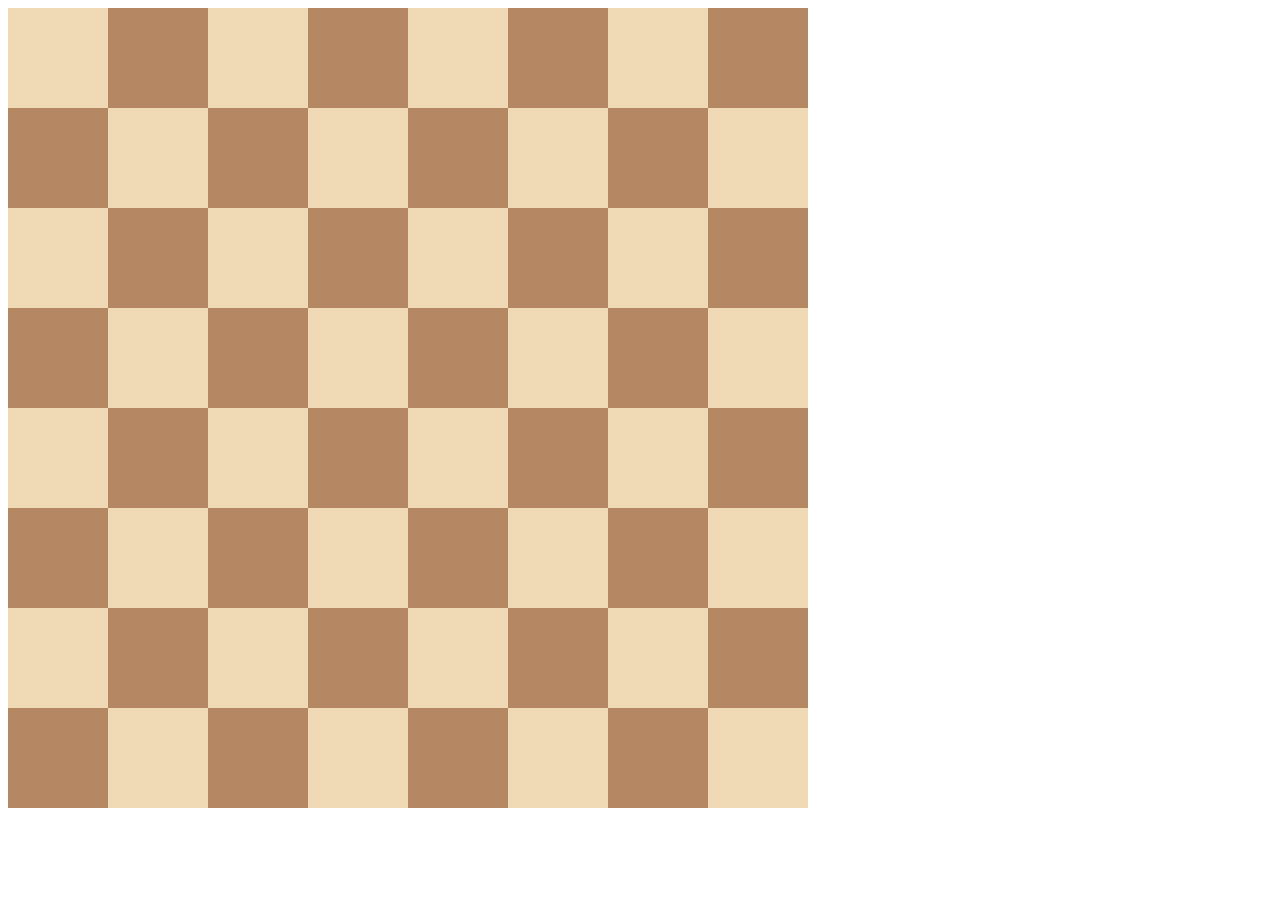
<file: 10.0 Display Grid/index.html>
<!DOCTYPE html>
<html>

<head>
  <title>Chessboard</title>
  <style>
    /* Write your code here */
    /* Each square should be 100px by 100px */
    /* My colours for white: #f0d9b5, black: #b58863 */
    .container {
      display: grid;
      grid-template-columns: repeat(8, 100px);
      grid-template-rows: repeat(8, 100px);
    }

    .white {
      background-color: #f0d9b5;
      width: 100px;
      height: 100px;
    }

    .black {
      background-color: #b58863;
      width: 100px;
      height: 100px;
    }
  </style>
</head>

<body>
  <div class="container">
    <div class="white"></div>
    <div class="black"></div>
    <div class="white"></div>
    <div class="black"></div>
    <div class="white"></div>
    <div class="black"></div>
    <div class="white"></div>
    <div class="black"></div>
    <div class="black"></div>
    <div class="white"></div>
    <div class="black"></div>
    <div class="white"></div>
    <div class="black"></div>
    <div class="white"></div>
    <div class="black"></div>
    <div class="white"></div>
    <div class="white"></div>
    <div class="black"></div>
    <div class="white"></div>
    <div class="black"></div>
    <div class="white"></div>
    <div class="black"></div>
    <div class="white"></div>
    <div class="black"></div>
    <div class="black"></div>
    <div class="white"></div>
    <div class="black"></div>
    <div class="white"></div>
    <div class="black"></div>
    <div class="white"></div>
    <div class="black"></div>
    <div class="white"></div>
    <div class="white"></div>
    <div class="black"></div>
    <div class="white"></div>
    <div class="black"></div>
    <div class="white"></div>
    <div class="black"></div>
    <div class="white"></div>
    <div class="black"></div>
    <div class="black"></div>
    <div class="white"></div>
    <div class="black"></div>
    <div class="white"></div>
    <div class="black"></div>
    <div class="white"></div>
    <div class="black"></div>
    <div class="white"></div>
    <div class="white"></div>
    <div class="black"></div>
    <div class="white"></div>
    <div class="black"></div>
    <div class="white"></div>
    <div class="black"></div>
    <div class="white"></div>
    <div class="black"></div>
    <div class="black"></div>
    <div class="white"></div>
    <div class="black"></div>
    <div class="white"></div>
    <div class="black"></div>
    <div class="white"></div>
    <div class="black"></div>
    <div class="white"></div>
  </div>
</body>

</html>
</file>
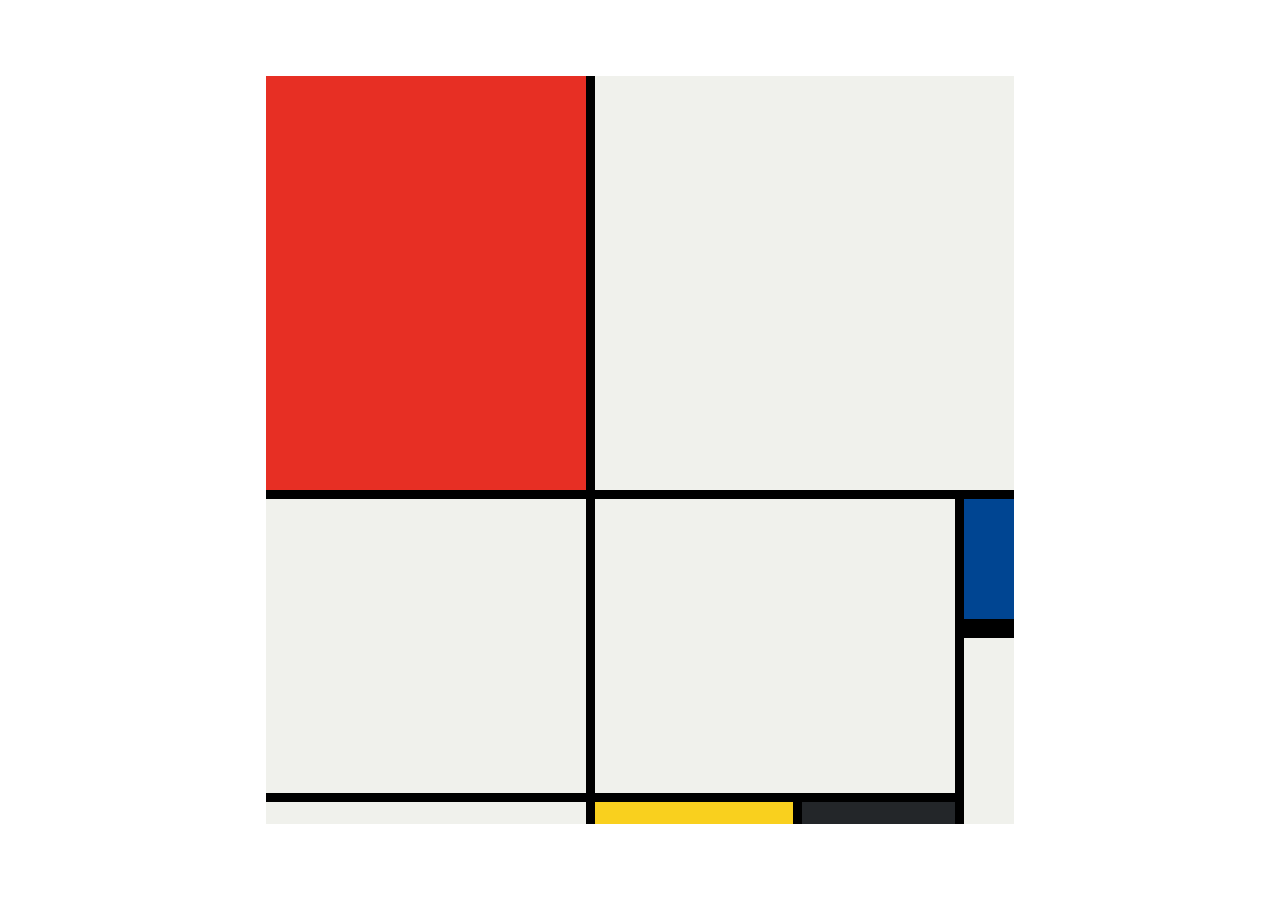
<file: 10.3 Mondrian Project/index.html>
<!DOCTYPE html>
<html lang="en">

<head>
  <meta charset="UTF-8">
  <meta name="viewport" content="width=device-width, initial-scale=1.0">
  <title>Mondrian Project</title>
  <style>
    /* 
    Write your CSS here 
    Line Colour: #000
    White: #F0F1EC
    Red: #E72F24
    Black: #232629
    Blue: #004592
    Yellow: #F9D01E
    */
    body {
      display: flex;
      justify-content: center;
      align-items: center;
      height: 100vh;
      margin: 0;
      padding: 0;
    }

    .container {
      height: 748px;
      width: 748px;
      display: grid;
      background-color: #000;
      grid-template-columns: 320px 198px 153px 50px;
      grid-template-rows: 414px 130px 155px 22px;
      gap: 9px;
    }

    .item {
      background-color: #F0F1EC;
    }

    .red {
      background-color: #E72F24;
    }

    .white1 {
      grid-column: span 3;
    }

    .white2 {
      grid-row: span 2;
    }

    .white3 {
      grid-area: 2 / 2 / 4 /4
    }

    .blue {
      background-color: #004592;
      border-bottom: 10px solid #000;
    }

    .white4 {
      grid-row: span 2;
    }

    .yellow {
      background-color: #F9D01E;
    }

    .black {
      background-color: #232629;
    }
  </style>
</head>

<body>
  <!-- Write your HTML here -->

  <div class="container">
    <div class="item red"></div>
    <div class="item white1"></div>
    <div class="item white2"></div>
    <div class="item white3"></div>

    <div class="item blue"></div>
    <div class="item white4"></div>

    <div class="item"></div>
    <div class="item yellow"></div>
    <div class="item black"></div>
  </div>
</body>

</html>
</file>
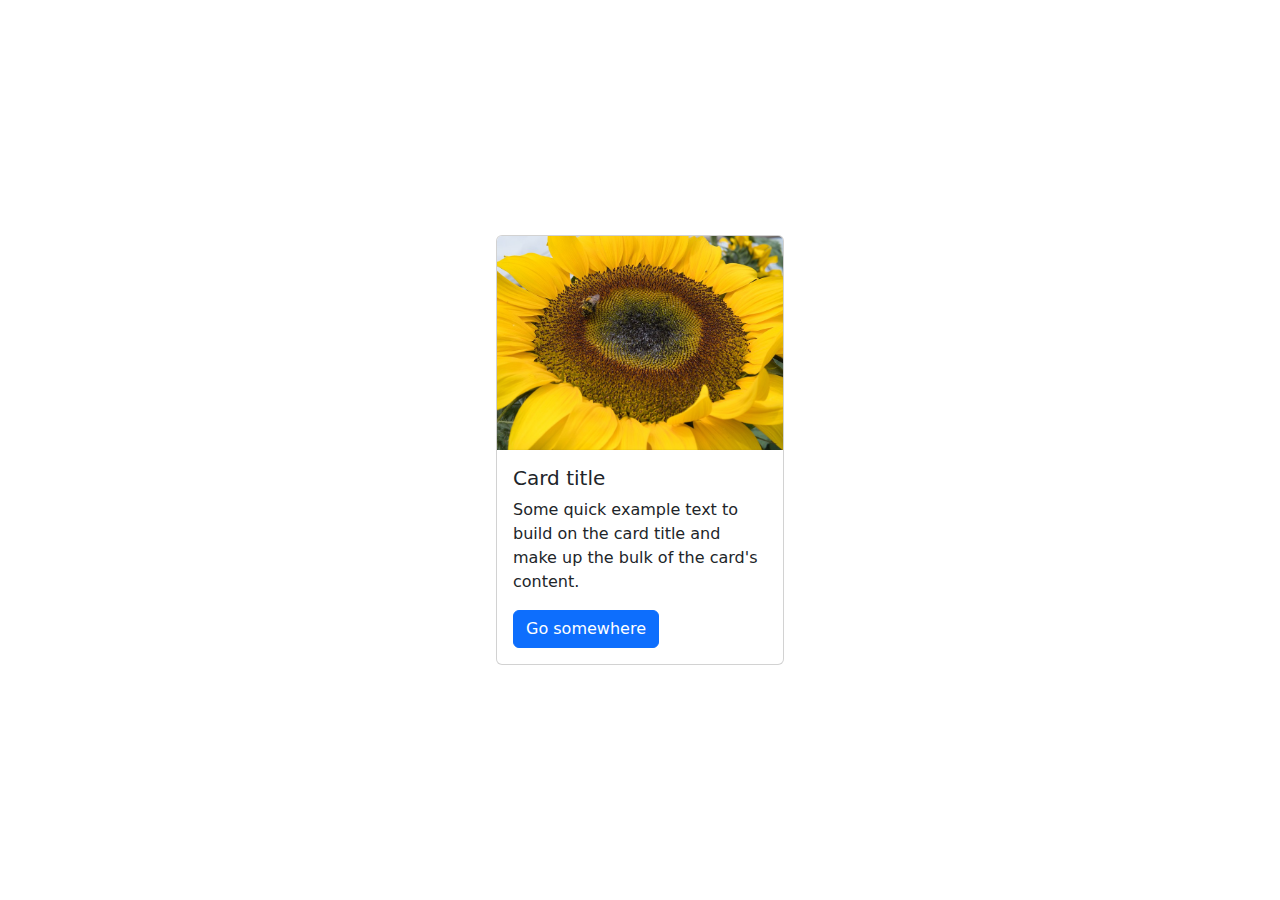
<file: 11.0 Bootstrap Intro/index.html>
<!doctype html>
<html lang="en">

<head>
  <meta charset="utf-8">
  <meta name="viewport" content="width=device-width, initial-scale=1">
  <title>Bootstrap</title>
  <!-- TODO 1: Add the Bootstrap link here. -->
  <link href="https://cdn.jsdelivr.net/npm/bootstrap@5.3.3/dist/css/bootstrap.min.css" rel="stylesheet" integrity="sha384-QWTKZyjpPEjISv5WaRU9OFeRpok6YctnYmDr5pNlyT2bRjXh0JMhjY6hW+ALEwIH" crossorigin="anonymous">
  <style>
    /* TODO 4: Use flexbox to center the card in the vertical and horizontal center. */
    .flex-container {      
      display: flex;
      justify-content: center;
      align-items: center;
      height: 100vh;
    }
    
  </style>
</head>

<body>
  <div class="flex-container">
    <!-- TODO 2: Add the Bootstrap Prebuilt Card here -->
    <!-- TODO 3: Change the image src to display the flower.jpg image. -->
    <div class="card" style="width: 18rem;">
      <img src="flower.jpg" class="card-img-top" alt="...">
      <div class="card-body">
        <h5 class="card-title">Card title</h5>
        <p class="card-text">Some quick example text to build on the card title and make up the bulk of the card's content.</p>
        <a href="#" class="btn btn-primary">Go somewhere</a>
      </div>
    </div>
  </div>
</body>

</html>
</file>
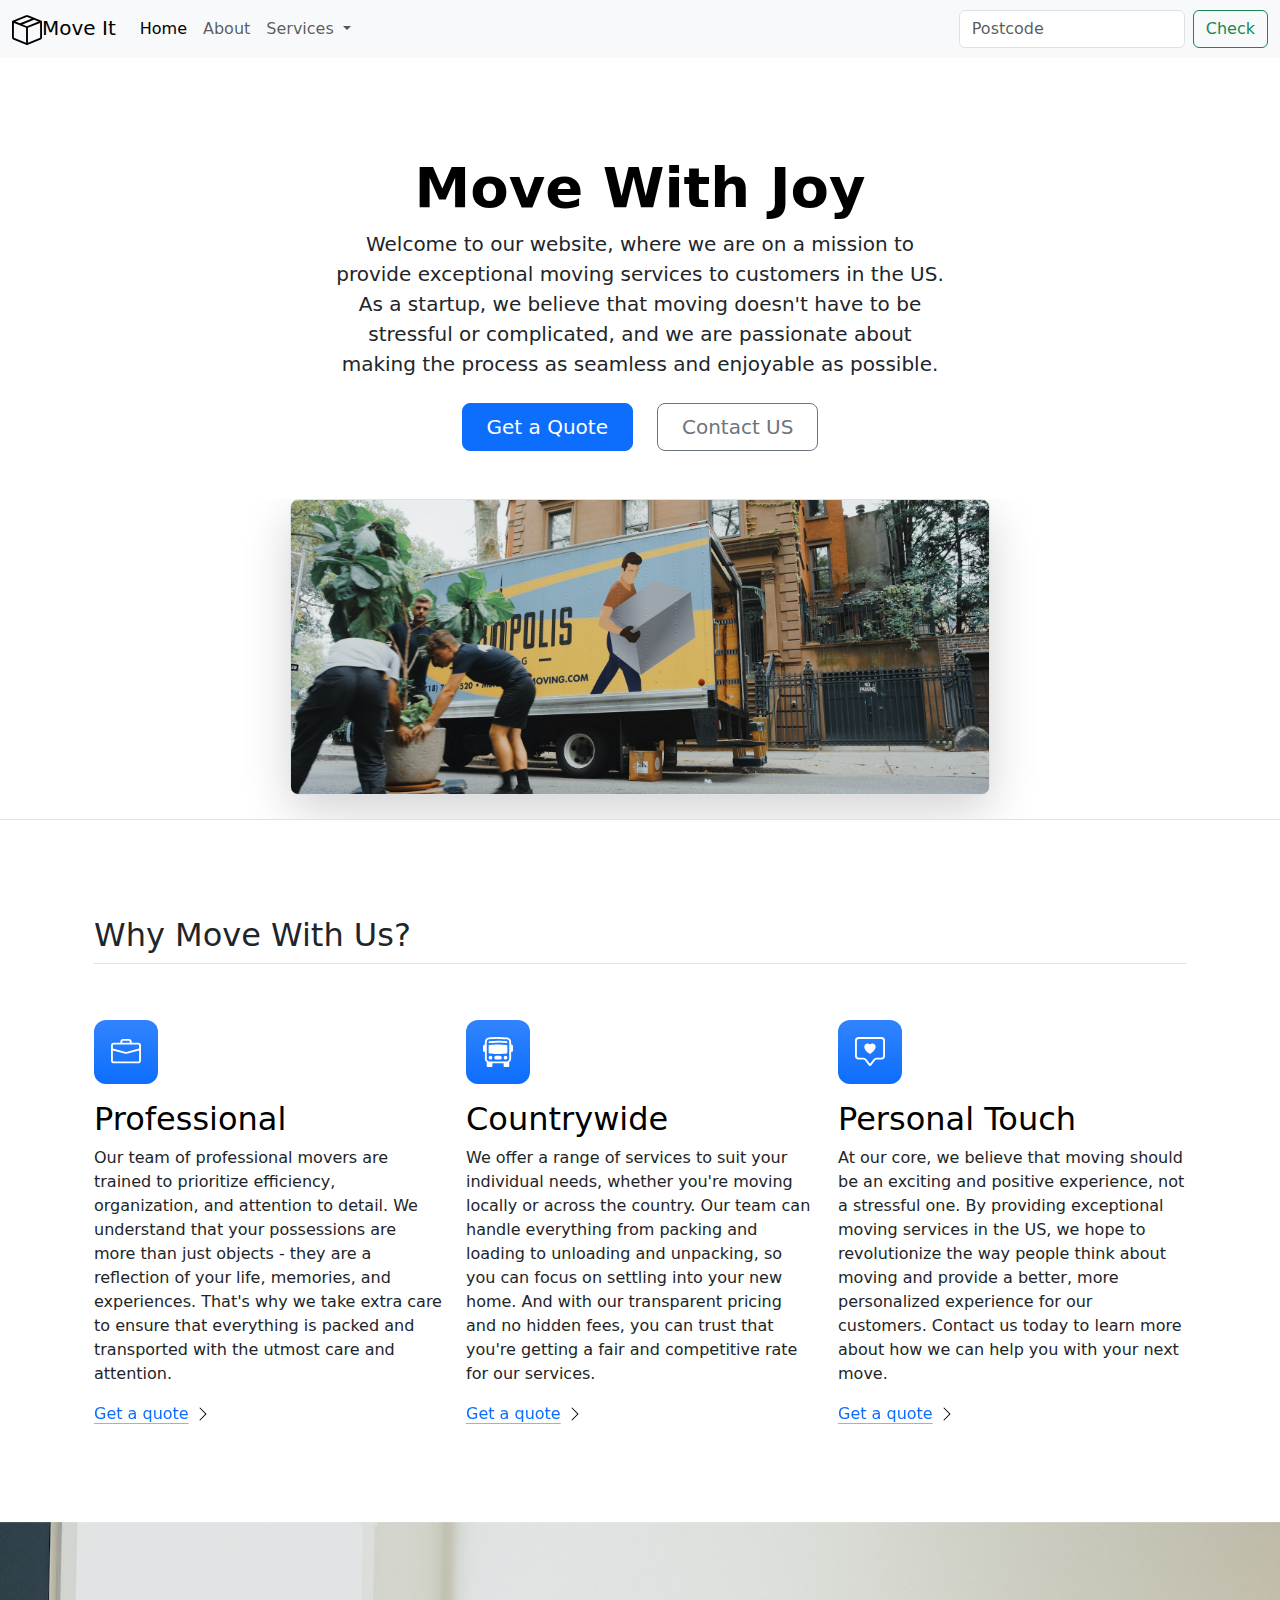
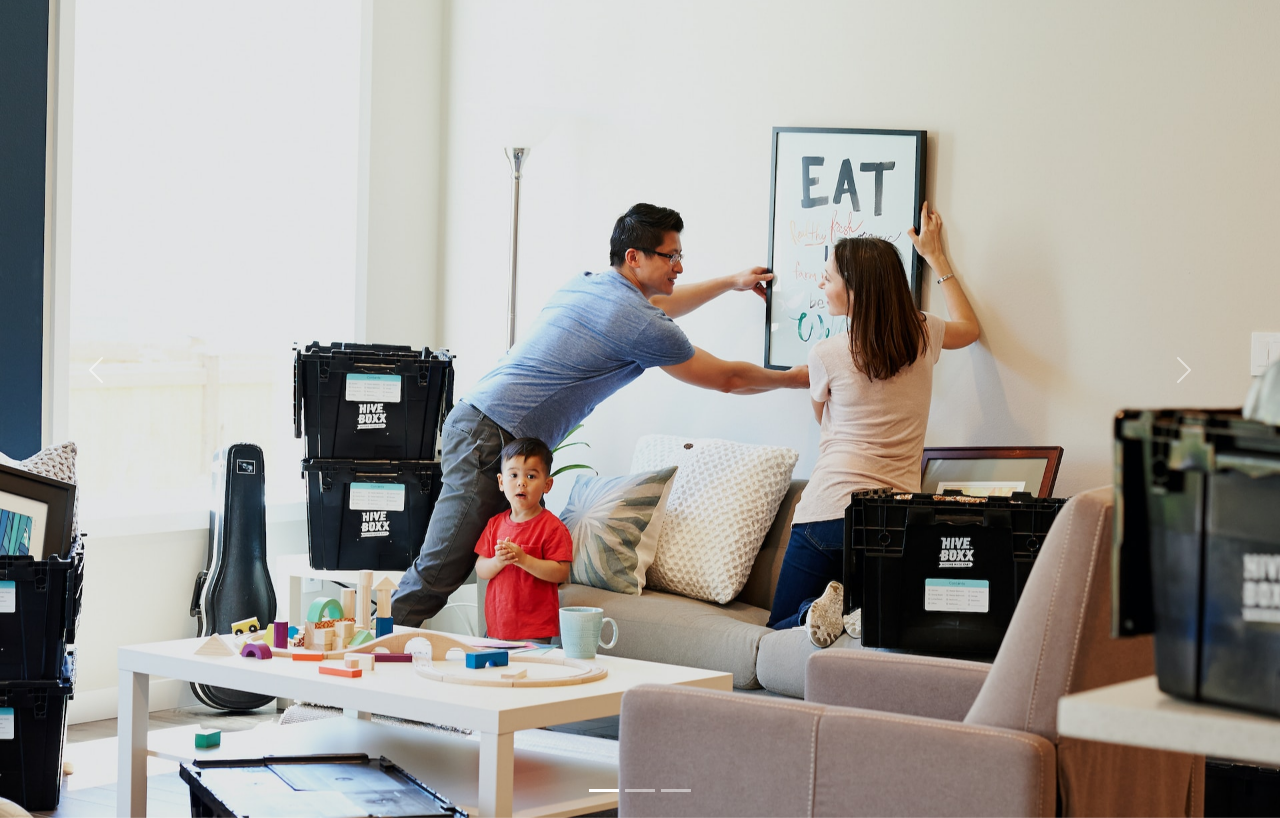
<file: 11.2 Bootstrap Components/index.html>
<!DOCTYPE html>
<html lang="en">

<head>
  <meta charset="UTF-8">
  <meta name="viewport" content="width=device-width, initial-scale=1.0">
  <title>Bootstrap Components</title>
  <link href="https://cdn.jsdelivr.net/npm/bootstrap@5.3.3/dist/css/bootstrap.min.css" rel="stylesheet" integrity="sha384-QWTKZyjpPEjISv5WaRU9OFeRpok6YctnYmDr5pNlyT2bRjXh0JMhjY6hW+ALEwIH" crossorigin="anonymous">
  
  <style>
    .feature-icon {
  width: 4rem;
  height: 4rem;
  border-radius: .75rem;
}

  </style>
</head>

<body>

  <nav class="navbar navbar-expand-lg bg-body-tertiary">
    <div class="container-fluid">
      <a class="navbar-brand" href="#"><img src="./box-seam.svg" height="30">Move It</a>
      <button class="navbar-toggler" type="button" data-bs-toggle="collapse" data-bs-target="#navbarSupportedContent" aria-controls="navbarSupportedContent" aria-expanded="false" aria-label="Toggle navigation">
        <span class="navbar-toggler-icon"></span>
      </button>
      <div class="collapse navbar-collapse" id="navbarSupportedContent">
        <ul class="navbar-nav me-auto mb-2 mb-lg-0">
          <li class="nav-item">
            <a class="nav-link active" aria-current="page" href="#">Home</a>
          </li>
          <li class="nav-item">
            <a class="nav-link" href="#">About</a>
          </li>
          <li class="nav-item dropdown">
            <a class="nav-link dropdown-toggle" href="#" role="button" data-bs-toggle="dropdown" aria-expanded="false">
              Services
            </a>
            <ul class="dropdown-menu">
              <li><a class="dropdown-item" href="#">Action</a></li>
              <li><a class="dropdown-item" href="#">Another action</a></li>
              <li><hr class="dropdown-divider"></li>
              <li><a class="dropdown-item" href="#">Something else here</a></li>
            </ul>
          </li>          
        </ul>
        <form class="d-flex" role="search">
          <input class="form-control me-2" type="search" placeholder="Postcode" aria-label="Search">
          <button class="btn btn-outline-success" type="submit">Check</button>
        </form>
      </div>
    </div>
  </nav>

  <div class="px-4 pt-5 my-5 text-center border-bottom">
    <h1 class="display-4 fw-bold text-body-emphasis">Move With Joy</h1>
    <div class="col-lg-6 mx-auto">
      <p class="lead mb-4">Welcome to our website, where we are on a mission to provide exceptional moving services to customers in the US. As a startup, we believe that moving doesn't have to be stressful or complicated, and we are passionate about making the process as seamless and enjoyable as possible.
      </p>
      <div class="d-grid gap-2 d-sm-flex justify-content-sm-center mb-5">
        <button type="button" class="btn btn-primary btn-lg px-4 me-sm-3">Get a Quote</button>
        <button type="button" class="btn btn-outline-secondary btn-lg px-4">Contact US</button>
      </div>
    </div>
    <div class="overflow-hidden">
      <div class="container px-0">
        <img src="./moving-van.jpg" class="img-fluid border rounded-3 shadow-lg mb-4" alt="Example image" width="700" height="500" loading="lazy">
      </div>
    </div>
  </div>

  <div class="container px-4 py-5" id="featured-3">
    <h2 class="pb-2 border-bottom">Why Move With Us?</h2>
    <div class="row g-4 py-5 row-cols-1 row-cols-lg-3">
      <div class="feature col">
        <div class="feature-icon d-inline-flex align-items-center justify-content-center text-bg-primary bg-gradient fs-2 mb-3">
          <img src="./briefcase.svg" height="30">
        </div>
        <h3 class="fs-2 text-body-emphasis">Professional</h3>
        <p>Our team of professional movers are trained to prioritize efficiency, organization, and attention to detail. We understand that your possessions are more than just objects - they are a reflection of your life, memories, and experiences. That's why we take extra care to ensure that everything is packed and transported with the utmost care and attention.</p>
        <a href="#" class="icon-link">
          Get a quote
          <img src="./chevron-right.svg">
        </a>
      </div>
      <div class="feature col">
        <div class="feature-icon d-inline-flex align-items-center justify-content-center text-bg-primary bg-gradient fs-2 mb-3">
          <img src="./bus-front.svg" height="30">
        </div>
        <h3 class="fs-2 text-body-emphasis">Countrywide</h3>
        <p>We offer a range of services to suit your individual needs, whether you're moving locally or across the country. Our team can handle everything from packing and loading to unloading and unpacking, so you can focus on settling into your new home. And with our transparent pricing and no hidden fees, you can trust that you're getting a fair and competitive rate for our services.</p>
        <a href="#" class="icon-link">
          Get a quote
          <img src="./chevron-right.svg">
        </a>
      </div>
      <div class="feature col">
        <div class="feature-icon d-inline-flex align-items-center justify-content-center text-bg-primary bg-gradient fs-2 mb-3">
          <img src="./chat-square-heart.svg" height="30">
        </div>
        <h3 class="fs-2 text-body-emphasis">Personal Touch</h3>
        <p>At our core, we believe that moving should be an exciting and positive experience, not a stressful one. By providing exceptional moving services in the US, we hope to revolutionize the way people think about moving and provide a better, more personalized experience for our customers. Contact us today to learn more about how we can help you with your next move.</p>
        <a href="#" class="icon-link">
          Get a quote
          <img src="./chevron-right.svg">
        </a>
      </div>
    </div>
  </div>

  <div id="carouselExampleIndicators" class="carousel slide">
    <div class="carousel-indicators">
      <button type="button" data-bs-target="#carouselExampleIndicators" data-bs-slide-to="0" class="active" aria-current="true" aria-label="Slide 1"></button>
      <button type="button" data-bs-target="#carouselExampleIndicators" data-bs-slide-to="1" aria-label="Slide 2"></button>
      <button type="button" data-bs-target="#carouselExampleIndicators" data-bs-slide-to="2" aria-label="Slide 3"></button>
    </div>
    <div class="carousel-inner">
      <div class="carousel-item active">
        <img src="./family.jpg" class="d-block w-100" alt="...">
      </div>
      <div class="carousel-item">
        <img src="./dog.jpg" class="d-block w-100" alt="...">
      </div>
      <div class="carousel-item">
        <img src="./couple.jpg" class="d-block w-100" alt="...">
      </div>
    </div>
    <button class="carousel-control-prev" type="button" data-bs-target="#carouselExampleIndicators" data-bs-slide="prev">
      <span class="carousel-control-prev-icon" aria-hidden="true"></span>
      <span class="visually-hidden">Previous</span>
    </button>
    <button class="carousel-control-next" type="button" data-bs-target="#carouselExampleIndicators" data-bs-slide="next">
      <span class="carousel-control-next-icon" aria-hidden="true"></span>
      <span class="visually-hidden">Next</span>
    </button>
  </div>

<script src="https://cdn.jsdelivr.net/npm/bootstrap@5.3.3/dist/js/bootstrap.bundle.min.js" integrity="sha384-YvpcrYf0tY3lHB60NNkmXc5s9fDVZLESaAA55NDzOxhy9GkcIdslK1eN7N6jIeHz" crossorigin="anonymous"></script>
</body>

</html>
</file>
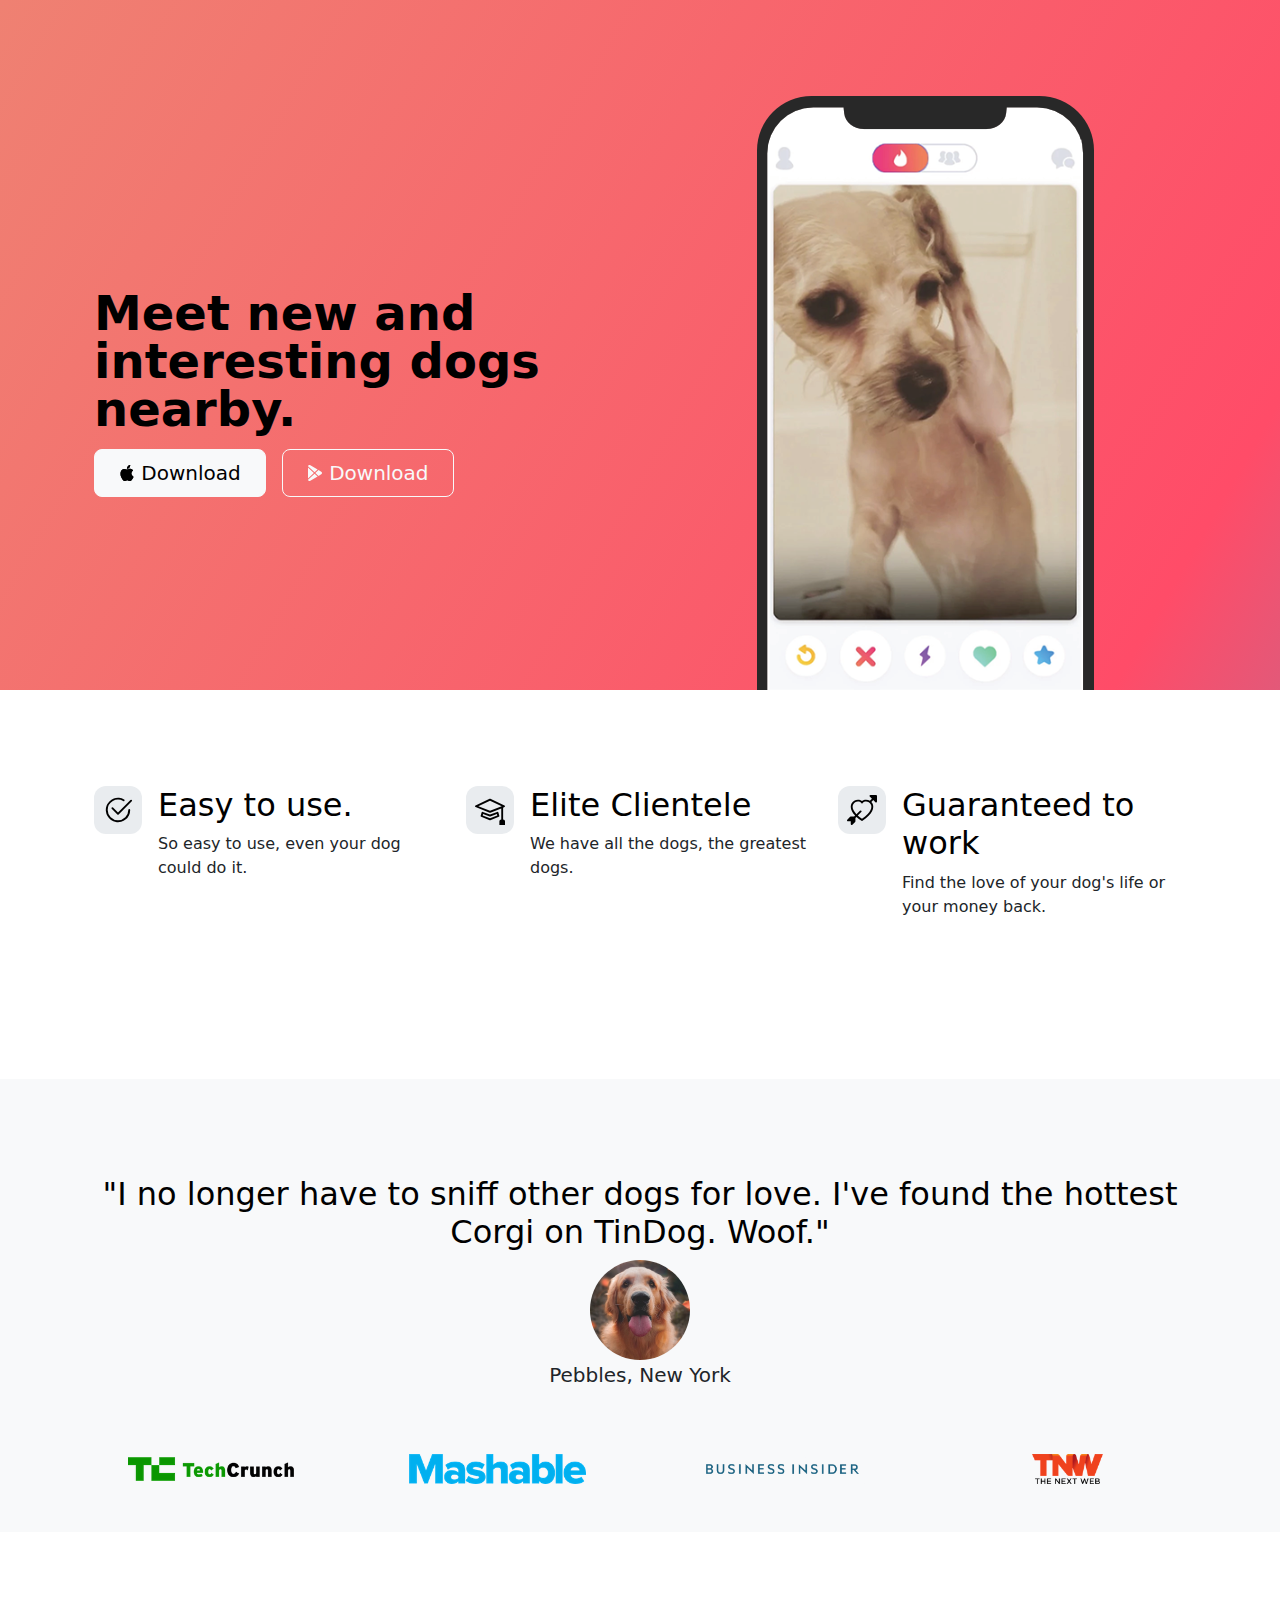
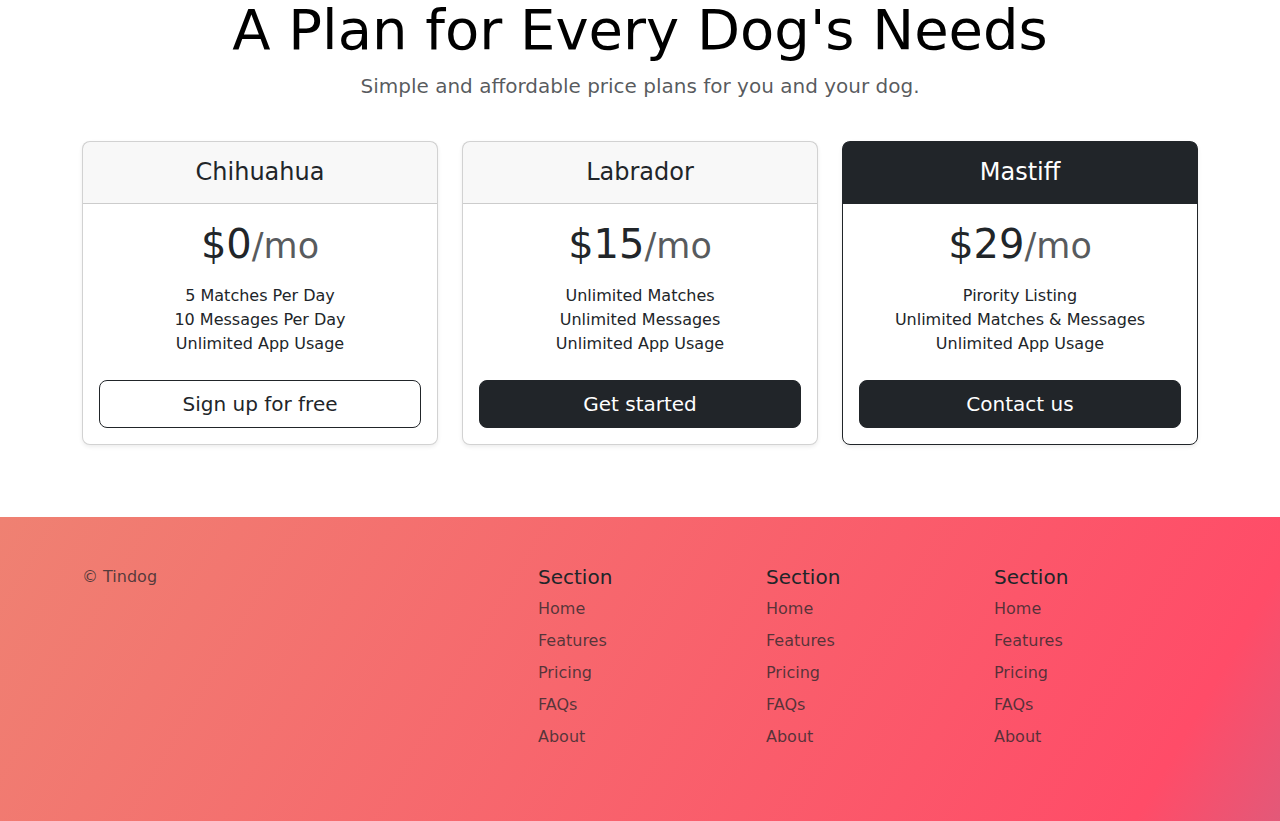
<file: 11.3 TinDog Project/index.html>
<!DOCTYPE html>
<html lang="en">

<head>
  <meta charset="UTF-8">
  <meta name="viewport" content="width=device-width, initial-scale=1.0">
  <link href="https://cdn.jsdelivr.net/npm/bootstrap@5.3.3/dist/css/bootstrap.min.css" rel="stylesheet" integrity="sha384-QWTKZyjpPEjISv5WaRU9OFeRpok6YctnYmDr5pNlyT2bRjXh0JMhjY6hW+ALEwIH" crossorigin="anonymous">
  <title>TinDog</title>
  <link rel="stylesheet" href="./css/style.css">
</head>

<body>

  <!-- Title -->
  <section id="title" class="gradient-background">
    <div class="container col-xxl-8 px-4 pt-5">

      <div class="row flex-lg-row-reverse align-items-center g-5 pt-5">
        <div class="col-10 col-sm-8 col-lg-6">
          <img src="./images/iphone.png" class="d-block mx-lg-auto img-fluid" alt="Bootstrap Themes" height="200" loading="lazy">
        </div>
        <div class="col-lg-6">
          <h1 class="display-5 fw-bold text-body-emphasis lh-1 mb-3">Meet new and interesting dogs nearby.</h1>
          
          <div class="d-grid gap-2 d-md-flex justify-content-md-start">
            <button type="button" class="btn btn-light btn-lg px-4 me-md-2"><svg xmlns="http://www.w3.org/2000/svg" width="16" height="16" fill="currentColor" class="bi bi-apple mb-1" viewBox="0 0 16 16"><path d="M11.182.008C11.148-.03 9.923.023 8.857 1.18c-1.066 1.156-.902 2.482-.878 2.516.024.034 1.52.087 2.475-1.258.955-1.345.762-2.391.728-2.43Zm3.314 11.733c-.048-.096-2.325-1.234-2.113-3.422.212-2.189 1.675-2.789 1.698-2.854.023-.065-.597-.79-1.254-1.157a3.692 3.692 0 0 0-1.563-.434c-.108-.003-.483-.095-1.254.116-.508.139-1.653.589-1.968.607-.316.018-1.256-.522-2.267-.665-.647-.125-1.333.131-1.824.328-.49.196-1.422.754-2.074 2.237-.652 1.482-.311 3.83-.067 4.56.244.729.625 1.924 1.273 2.796.576.984 1.34 1.667 1.659 1.899.319.232 1.219.386 1.843.067.502-.308 1.408-.485 1.766-.472.357.013 1.061.154 1.782.539.571.197 1.111.115 1.652-.105.541-.221 1.324-1.059 2.238-2.758.347-.79.505-1.217.473-1.282Z" /><path d="M11.182.008C11.148-.03 9.923.023 8.857 1.18c-1.066 1.156-.902 2.482-.878 2.516.024.034 1.52.087 2.475-1.258.955-1.345.762-2.391.728-2.43Zm3.314 11.733c-.048-.096-2.325-1.234-2.113-3.422.212-2.189 1.675-2.789 1.698-2.854.023-.065-.597-.79-1.254-1.157a3.692 3.692 0 0 0-1.563-.434c-.108-.003-.483-.095-1.254.116-.508.139-1.653.589-1.968.607-.316.018-1.256-.522-2.267-.665-.647-.125-1.333.131-1.824.328-.49.196-1.422.754-2.074 2.237-.652 1.482-.311 3.83-.067 4.56.244.729.625 1.924 1.273 2.796.576.984 1.34 1.667 1.659 1.899.319.232 1.219.386 1.843.067.502-.308 1.408-.485 1.766-.472.357.013 1.061.154 1.782.539.571.197 1.111.115 1.652-.105.541-.221 1.324-1.059 2.238-2.758.347-.79.505-1.217.473-1.282Z" />
            </svg> Download</button>
            <button type="button" class="btn btn-outline-light btn-lg px-4">
              <svg xmlns="http://www.w3.org/2000/svg" width="16" height="16" fill="currentColor"
                  class="bi bi-google-play mb-1" viewBox="0 0 16 16"><path d="M14.222 9.374c1.037-.61 1.037-2.137 0-2.748L11.528 5.04 8.32 8l3.207 2.96 2.694-1.586Zm-3.595 2.116L7.583 8.68 1.03 14.73c.201 1.029 1.36 1.61 2.303 1.055l7.294-4.295ZM1 13.396V2.603L6.846 8 1 13.396ZM1.03 1.27l6.553 6.05 3.044-2.81L3.333.215C2.39-.341 1.231.24 1.03 1.27Z" />
              </svg>
              Download</button>
          </div>
        </div>
      </div>
    </div>
  </section>
  <!-- Features -->
  <section id="features">
    <div class="container px-4 py-5" id="hanging-icons">      
      <div class="row g-4 py-5 row-cols-1 row-cols-lg-3">
        <div class="col d-flex align-items-start">
          <div class="icon-square text-body-emphasis bg-body-secondary d-inline-flex align-items-center justify-content-center fs-4 flex-shrink-0 me-3">
            <svg xmlns="http://www.w3.org/2000/svg" height="30" fill="currentColor" class="bi bi-check2-circle" viewBox="0 0 16 16"> <path d="M2.5 8a5.5 5.5 0 0 1 8.25-4.764.5.5 0 0 0 .5-.866A6.5 6.5 0 1 0 14.5 8a.5.5 0 0 0-1 0 5.5 5.5 0 1 1-11 0z" />
              <path d="M15.354 3.354a.5.5 0 0 0-.708-.708L8 9.293 5.354 6.646a.5.5 0 1 0-.708.708l3 3a.5.5 0 0 0 .708 0l7-7z" />
            </svg>
          </div>
          <div>            
            <h3 class="fs-2 text-body-emphasis">Easy to use.</h3>
            <p>So easy to use, even your dog could do it.</p>            
          </div>
        </div>
        <div class="col d-flex align-items-start">
          <div class="icon-square text-body-emphasis bg-body-secondary d-inline-flex align-items-center justify-content-center fs-4 flex-shrink-0 me-3">
            <svg xmlns="http://www.w3.org/2000/svg" height="30" fill="currentColor" class="bi bi-mortarboard" viewBox="0 0 16 16">
              <path d="M8.211 2.047a.5.5 0 0 0-.422 0l-7.5 3.5a.5.5 0 0 0 .025.917l7.5 3a.5.5 0 0 0 .372 0L14 7.14V13a1 1 0 0 0-1 1v2h3v-2a1 1 0 0 0-1-1V6.739l.686-.275a.5.5 0 0 0 .025-.917l-7.5-3.5ZM8 8.46 1.758 5.965 8 3.052l6.242 2.913L8 8.46Z"/>
              <path d="M4.176 9.032a.5.5 0 0 0-.656.327l-.5 1.7a.5.5 0 0 0 .294.605l4.5 1.8a.5.5 0 0 0 .372 0l4.5-1.8a.5.5 0 0 0 .294-.605l-.5-1.7a.5.5 0 0 0-.656-.327L8 10.466 4.176 9.032Zm-.068 1.873.22-.748 3.496 1.311a.5.5 0 0 0 .352 0l3.496-1.311.22.748L8 12.46l-3.892-1.556Z"/>
            </svg>
          </div>
          <div>
            <h3 class="fs-2 text-body-emphasis">Elite Clientele</h3>
            <p>We have all the dogs, the greatest dogs.</p>            
          </div>
        </div>
        <div class="col d-flex align-items-start">
          <div class="icon-square text-body-emphasis bg-body-secondary d-inline-flex align-items-center justify-content-center fs-4 flex-shrink-0 me-3">
            <svg xmlns="http://www.w3.org/2000/svg" height="30" fill="currentColor" class="bi bi-arrow-through-heart" viewBox="0 0 16 16"><path fill-rule="evenodd"
                d="M2.854 15.854A.5.5 0 0 1 2 15.5V14H.5a.5.5 0 0 1-.354-.854l1.5-1.5A.5.5 0 0 1 2 11.5h1.793l.53-.53c-.771-.802-1.328-1.58-1.704-2.32-.798-1.575-.775-2.996-.213-4.092C3.426 2.565 6.18 1.809 8 3.233c1.25-.98 2.944-.928 4.212-.152L13.292 2 12.147.854A.5.5 0 0 1 12.5 0h3a.5.5 0 0 1 .5.5v3a.5.5 0 0 1-.854.354L14 2.707l-1.006 1.006c.236.248.44.531.6.845.562 1.096.585 2.517-.213 4.092-.793 1.563-2.395 3.288-5.105 5.08L8 13.912l-.276-.182a21.86 21.86 0 0 1-2.685-2.062l-.539.54V14a.5.5 0 0 1-.146.354l-1.5 1.5Zm2.893-4.894A20.419 20.419 0 0 0 8 12.71c2.456-1.666 3.827-3.207 4.489-4.512.679-1.34.607-2.42.215-3.185-.817-1.595-3.087-2.054-4.346-.761L8 4.62l-.358-.368c-1.259-1.293-3.53-.834-4.346.761-.392.766-.464 1.845.215 3.185.323.636.815 1.33 1.519 2.065l1.866-1.867a.5.5 0 1 1 .708.708L5.747 10.96Z" />
            </svg>
          </div>
          <div>
            <h3 class="fs-2 text-body-emphasis">Guaranteed to work</h3>
            <p>Find the love of your dog's life or your money back.</p>          
          </div>
        </div>
      </div>
    </div>

  </section>
  <!-- Testimonial -->
  <section id="testimonial">
    <div class="my-5">
      <div class="p-5 text-center bg-body-tertiary">
        <div class="container py-5">
          <h2 class="text-body-emphasis">"I no longer have to sniff other dogs for love. I've found the hottest Corgi on TinDog. Woof."
          </h2>
          <img class="profile-img" src="./images/dog-img.jpg">
          <p class="col-lg-8 mx-auto lead">
            Pebbles, New York
          </p>
        </div>
        <div class="container">
          <div class="row">
            <div class="col-lg-3 col-sm-12">
              <img src="./images/techcrunch.png" alt="techcrunch" height="30">
            </div>
            <div class="col-lg-3 col-sm-12">
              <img src="./images/mashable.png" alt="mashable" height="30">
            </div>
            <div class="col-lg-3 col-sm-12">
              <img src="./images/bizinsider.png" alt="biz" height="30">
            </div>
            <div class="col-lg-3 col-sm-12">
              <img src="./images/tnw.png" alt="tnw" height="30">
            </div>
          </div>
        </div>
      </div>
    </div>
  </section>
  <!-- Pricing -->
  <section id="pricing">
    <div class="container">
      <div class="pricing-header p-3 pb-md-4 mx-auto text-center">
        <h1 class="display-4 fw-normal text-body-emphasis">A Plan for Every Dog's Needs</h1>
        <p class="fs-5 text-body-secondary">Simple and affordable price plans for you and your dog.
        </p>
      </div>
      <div class="row row-cols-1 row-cols-md-3 mb-3 text-center">
        <div class="col">
          <div class="card mb-4 rounded-3 shadow-sm">
            <div class="card-header py-3">
              <h4 class="my-0 fw-normal">Chihuahua</h4>
            </div>
            <div class="card-body">
              <h1 class="card-title pricing-card-title">$0<small class="text-body-secondary fw-light">/mo</small></h1>
              <ul class="list-unstyled mt-3 mb-4">
                <li>5 Matches Per Day</li>
                <li>10 Messages Per Day</li>
                <li>Unlimited App Usage</li>
                <li></li>
              </ul>
              <button type="button" class="w-100 btn btn-lg btn-outline-dark">Sign up for free</button>
            </div>
          </div>
        </div>
        <div class="col">
          <div class="card mb-4 rounded-3 shadow-sm">
            <div class="card-header py-3">
              <h4 class="my-0 fw-normal">Labrador</h4>
            </div>
            <div class="card-body">
              <h1 class="card-title pricing-card-title">$15<small class="text-body-secondary fw-light">/mo</small></h1>
              <ul class="list-unstyled mt-3 mb-4">
                <li>Unlimited Matches</li>
                <li>Unlimited Messages</li>
                
                <li>Unlimited App Usage</li>
              </ul>
              <button type="button" class="w-100 btn btn-lg btn-dark">Get started</button>
            </div>
          </div>
        </div>
        <div class="col">
          <div class="card mb-4 rounded-3 shadow-sm border-dark">
            <div class="card-header py-3 text-bg-dark border-dark">
              <h4 class="my-0 fw-normal">Mastiff</h4>
            </div>
            <div class="card-body">
              <h1 class="card-title pricing-card-title">$29<small class="text-body-secondary fw-light">/mo</small></h1>
              <ul class="list-unstyled mt-3 mb-4">
                <li>Pirority Listing</li>
                <li>Unlimited Matches & Messages</li>
                <li>Unlimited App Usage</li>
              </ul>
              <button type="button" class="w-100 btn btn-lg btn-dark">Contact us</button>
            </div>
          </div>
        </div>
      </div>
    </div>

  </section>
  <!-- Footer -->
  <section id="footer" class="gradient-background">
    <div class="container">
      <footer class="row row-cols-1 row-cols-sm-2 row-cols-md-5 py-5 mt-5">
        <div class="col mb-3">          
          <p class="text-body-secondary">© Tindog</p>
        </div>
    
        <div class="col mb-3">
    
        </div>
    
        <div class="col mb-3">
          <h5>Section</h5>
          <ul class="nav flex-column">
            <li class="nav-item mb-2"><a href="#" class="nav-link p-0 text-body-secondary">Home</a></li>
            <li class="nav-item mb-2"><a href="#" class="nav-link p-0 text-body-secondary">Features</a></li>
            <li class="nav-item mb-2"><a href="#" class="nav-link p-0 text-body-secondary">Pricing</a></li>
            <li class="nav-item mb-2"><a href="#" class="nav-link p-0 text-body-secondary">FAQs</a></li>
            <li class="nav-item mb-2"><a href="#" class="nav-link p-0 text-body-secondary">About</a></li>
          </ul>
        </div>
    
        <div class="col mb-3">
          <h5>Section</h5>
          <ul class="nav flex-column">
            <li class="nav-item mb-2"><a href="#" class="nav-link p-0 text-body-secondary">Home</a></li>
            <li class="nav-item mb-2"><a href="#" class="nav-link p-0 text-body-secondary">Features</a></li>
            <li class="nav-item mb-2"><a href="#" class="nav-link p-0 text-body-secondary">Pricing</a></li>
            <li class="nav-item mb-2"><a href="#" class="nav-link p-0 text-body-secondary">FAQs</a></li>
            <li class="nav-item mb-2"><a href="#" class="nav-link p-0 text-body-secondary">About</a></li>
          </ul>
        </div>
    
        <div class="col mb-3">
          <h5>Section</h5>
          <ul class="nav flex-column">
            <li class="nav-item mb-2"><a href="#" class="nav-link p-0 text-body-secondary">Home</a></li>
            <li class="nav-item mb-2"><a href="#" class="nav-link p-0 text-body-secondary">Features</a></li>
            <li class="nav-item mb-2"><a href="#" class="nav-link p-0 text-body-secondary">Pricing</a></li>
            <li class="nav-item mb-2"><a href="#" class="nav-link p-0 text-body-secondary">FAQs</a></li>
            <li class="nav-item mb-2"><a href="#" class="nav-link p-0 text-body-secondary">About</a></li>
          </ul>
        </div>
      </footer>
    </div>
  </section>
  <script src="https://cdn.jsdelivr.net/npm/bootstrap@5.3.3/dist/js/bootstrap.bundle.min.js" integrity="sha384-YvpcrYf0tY3lHB60NNkmXc5s9fDVZLESaAA55NDzOxhy9GkcIdslK1eN7N6jIeHz" crossorigin="anonymous"></script>
</body>

</html>
</file>
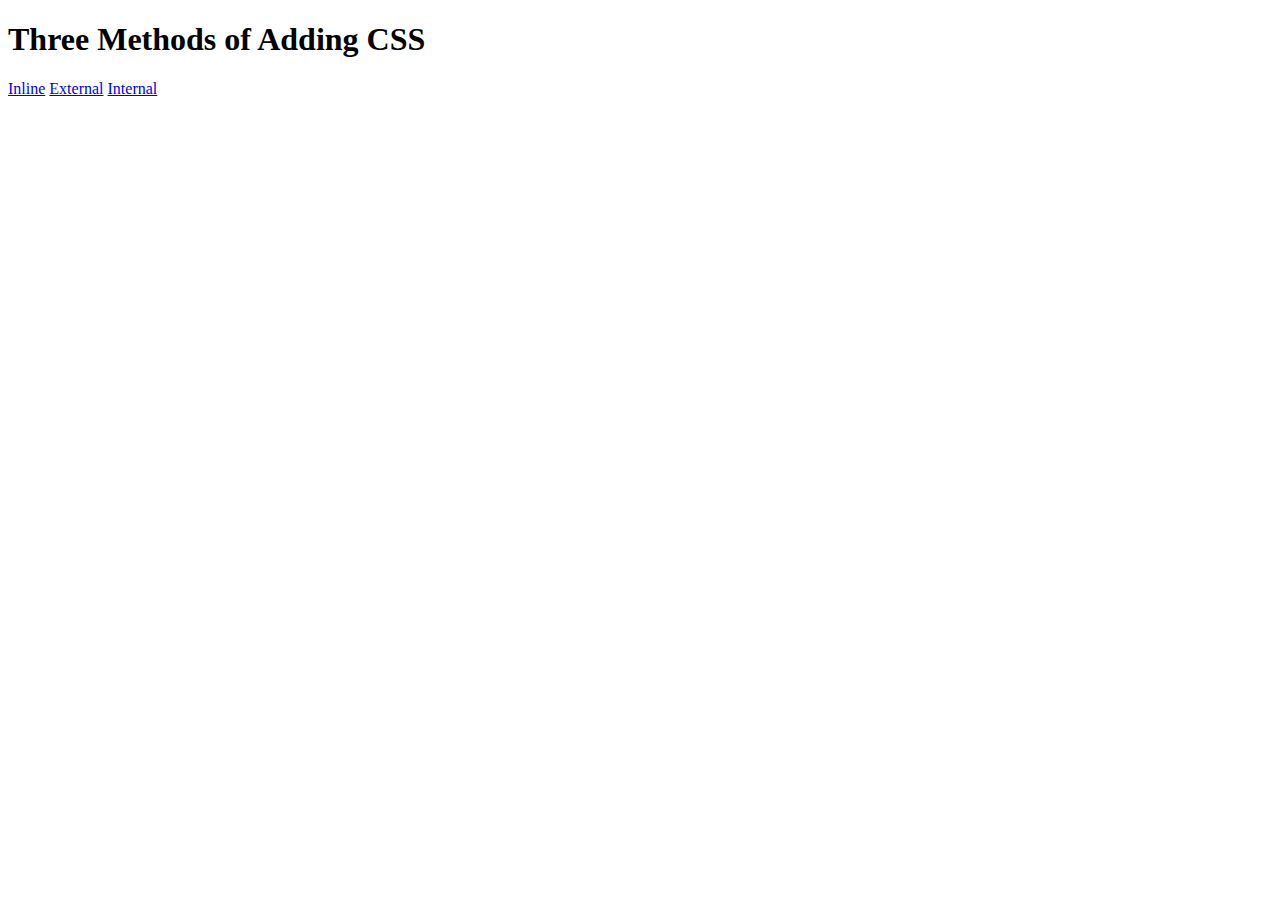
<file: 5.1-Adding-CSS/index.html>
<!DOCTYPE html>
<html lang="en">

<head>
  <meta charset="UTF-8">
  <title>Adding CSS</title>
</head>

<body>
  <h1>Three Methods of Adding CSS</h1>
  <!-- Create 3 Links to The 3 Webpages: inline, internal and external -->
  <a href="./inline.html">Inline</a>
  <a href="./external.html">External</a>
  <a href="./internal.html">Internal</a>
</body>

</html>
</file>
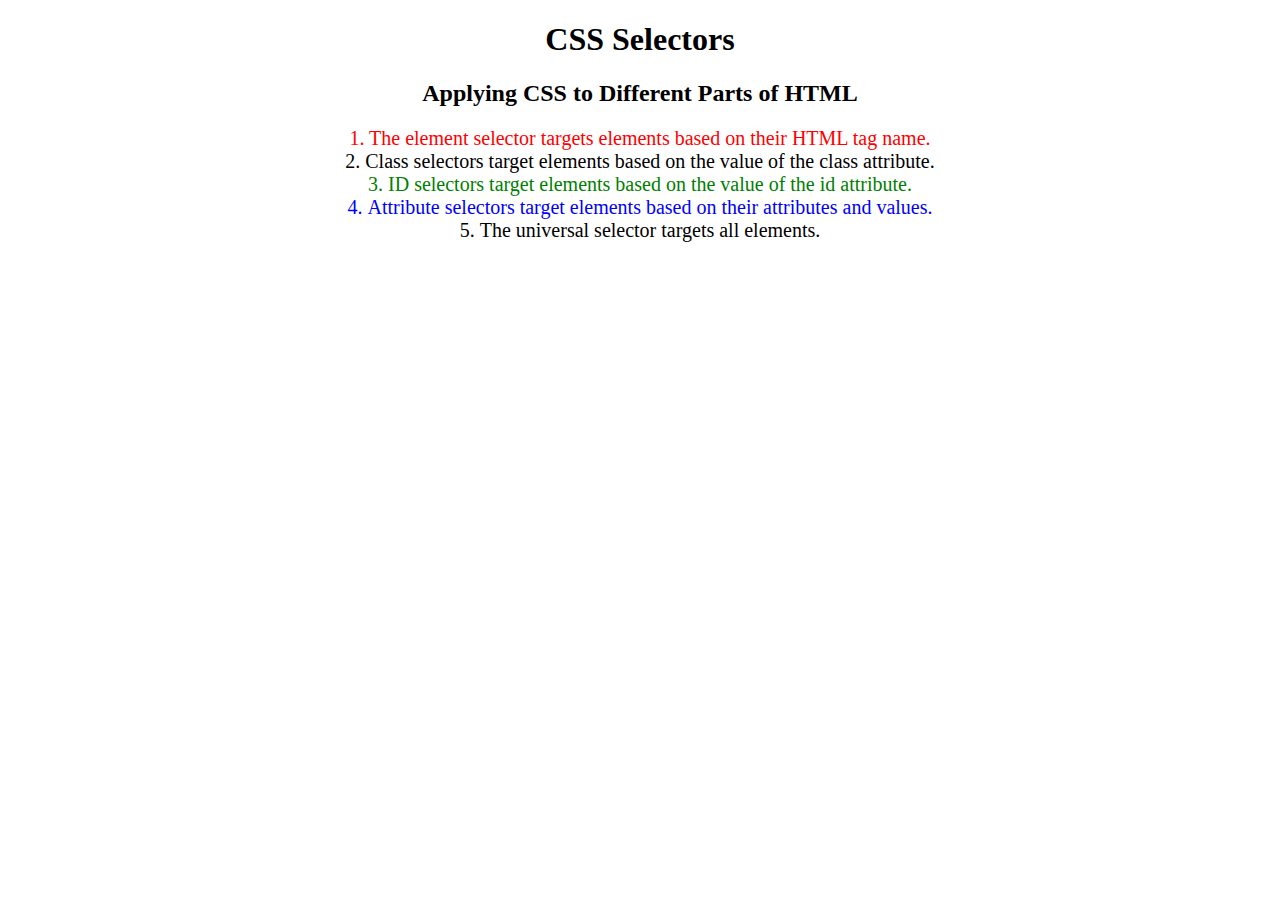
<file: 5.3 CSS Selectors/index.html>
<!DOCTYPE html>
<html lang="en">

<head>
  <meta charset="UTF-8">
  <title>CSS Selectors</title>
  <link rel="stylesheet" href="./style.css" />
</head>

<body>
  <h1>CSS Selectors</h1>
  <h2>Applying CSS to Different Parts of HTML</h2>
  <!-- TODO 1: Set the CSS for all paragraph tags to "color: red" -->
  <p class="note">1. The element selector targets elements based on their HTML tag name.</p>

  <ol>
    <!-- TODO 2: Set the CSS for all elements with a class of "note" to "font-size: 20px" -->
    <li class="note" value="2">Class selectors target elements based on the value of the class attribute.</li>

    <!-- TODO 3: Set the CSS for the element with an id of "id-selector-demo" to "color: green" -->
    <li class="note" id="id-selector-demo" value="3">ID selectors target elements based on the value of the id
      attribute.</li>

    <!-- TODO 4: Set the CSS for the li elements that have the "value" attribute set to "4" to have "color: blue" -->
    <li class="note" value="4">Attribute selectors target elements based on their attributes and values.</li>

    <!-- TODO 5: Set all elements to have "text-align: center" -->
    <li class="note" value="5">The universal selector targets all elements.</li>
  </ol>
</body>

</html>
</file>
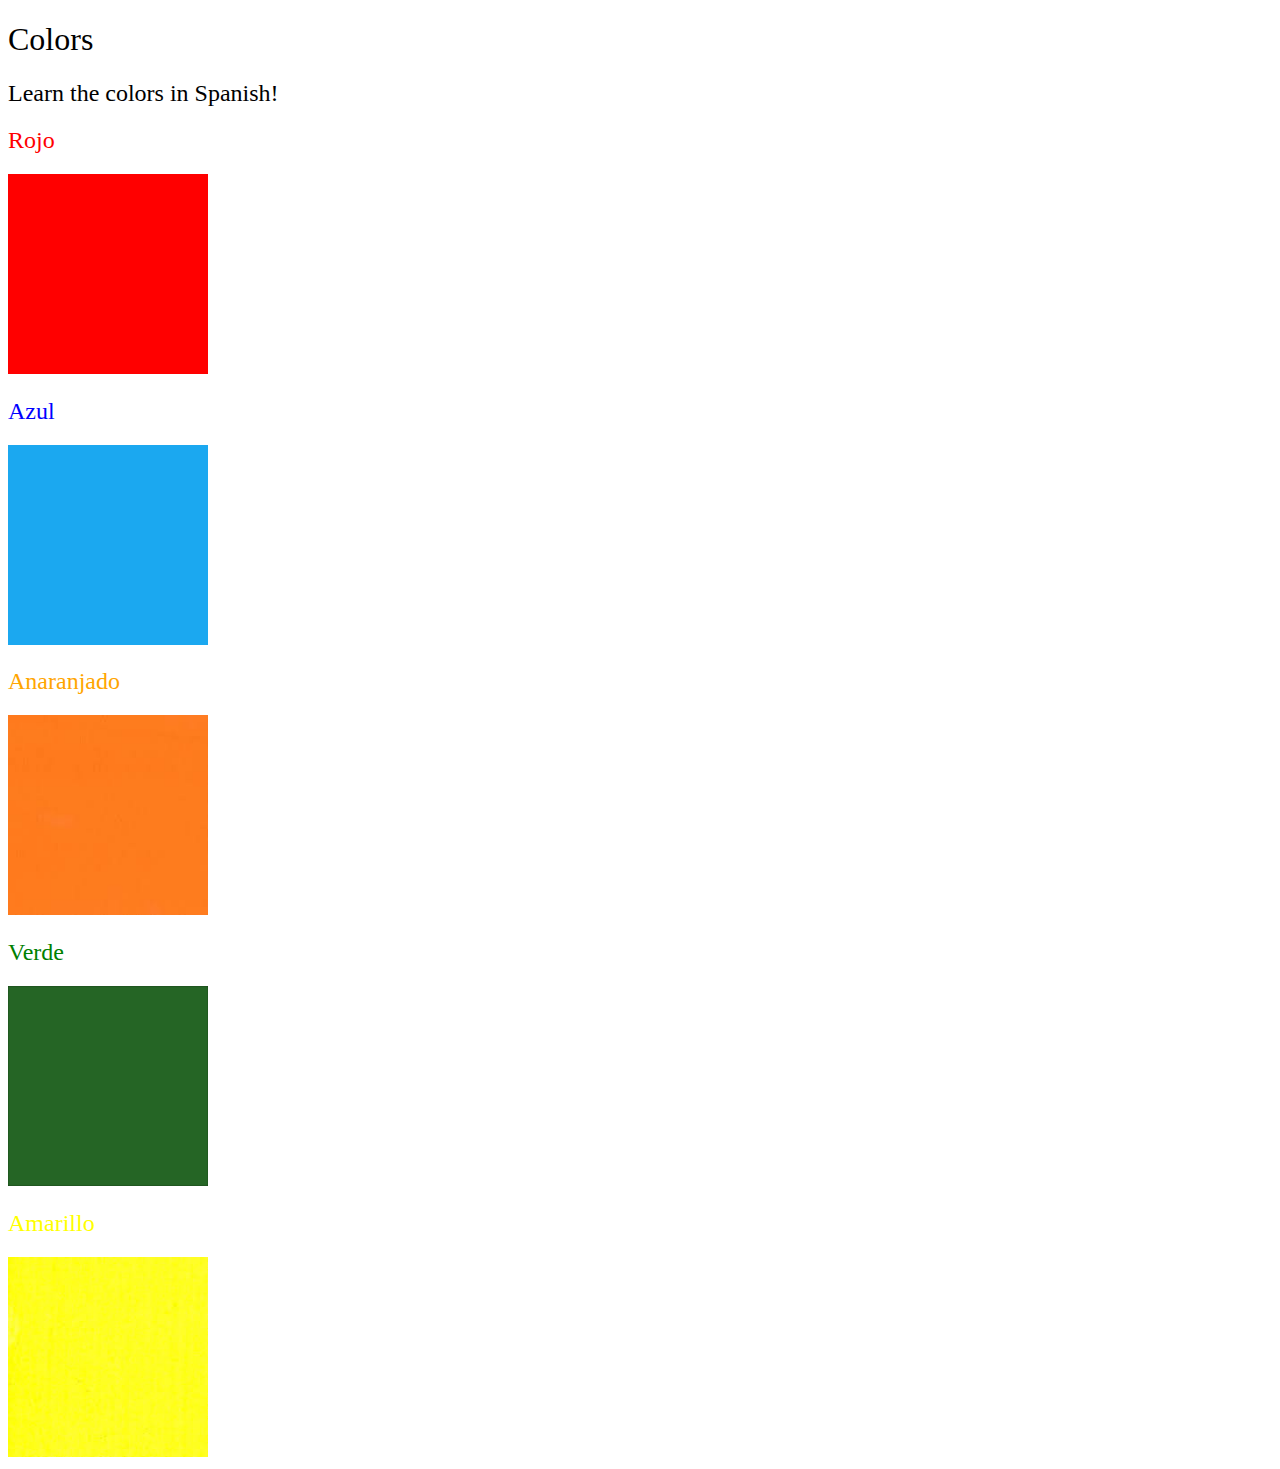
<file: 5.4 Color Vocab Project/index.html>
<!DOCTYPE html>
<html lang="en">
  <head>
    <meta charset="UTF-8" />
    <title>Spanish Vocabulary</title>
    <link rel="stylesheet" href="./style.css" />
  </head>

  <body>
    <h1>Colors</h1>
    <h2>Learn the colors in Spanish!</h2>
    <h2 class="color-title" id="red">Rojo</h2>
    <img src="./assets/images/red.png" alt="red" />

    <h2 class="color-title" id="blue">Azul</h2>
    <img src="./assets/images/blue.png" alt="blue" />

    <h2 class="color-title" id="orange">Anaranjado</h2>
    <img src="./assets/images/orange.png" alt="orange" />

    <h2 class="color-title" id="green">Verde</h2>
    <img src="./assets/images/green.png" alt="green" />

    <h2 class="color-title" id="yellow">Amarillo</h2>
    <img src="./assets/images/yellow.png" alt="yellow" />
  </body>
</html>

<!-- 
TODOs
IMPORTANT: You should not need to make ANY CHANGES to index.html
All code should be written in your CSS file.

1. Create a CSS file and incorporate it as an external stylesheet.
2. Use CSS to style each of the color titles to meaning. 
Hint: Use the id to help if you don't know the words in spanish.
3. Use CSS to change all the color titles to have "font-weight: normal;"
4. Use CSS (not HTML) to make all the images 200px heigh and 200px wide. 
Hint: 
https://developer.mozilla.org/en-US/docs/Web/CSS/height
https://developer.mozilla.org/en-US/docs/Web/CSS/width
-->
</file>
<file: 11.3 TinDog Project/css/style.css>
.gradient-background {
  background: linear-gradient(300deg, #00bfff, #ff4c68, #ef8172);
  background-size: 180% 180%;
  animation: gradient-animation 18s ease infinite;
}

@keyframes gradient-animation {
  0% {
    background-position: 0% 50%;
  }
  50% {
    background-position: 100% 50%;
  }
  100% {
    background-position: 0% 50%;
  }
}

.icon-square {
  width: 3rem;
  height: 3rem;
  border-radius: 0.75rem;
}

.profile-img {
  height: 100px;
  border-radius: 50%;
}
</file>
<file: 5.3 CSS Selectors/style.css>
ol {
  margin-left: -40px;
  margin-top: -20px;
  list-style-position: inside;
}

/* Write your CSS below, don't change the rules above. */
p {
  color: red;
}

.note {
  font-size: 20px;
}

#id-selector-demo {
  color: green;
}

li[value="4"] {
  color: blue;
}

* {
  text-align: center;
}
</file>
<file: 5.4 Color Vocab Project/style.css>
* {
    font-weight: normal;       
}

img {
    width: 200px;
    height: 200px;
}  

#red {
    color: red;
}

#blue {
    color: blue;
}

#orange {
    color: orange;
}

#green {
    color: green;
}

#yellow {
    color: yellow;
}
</file>
